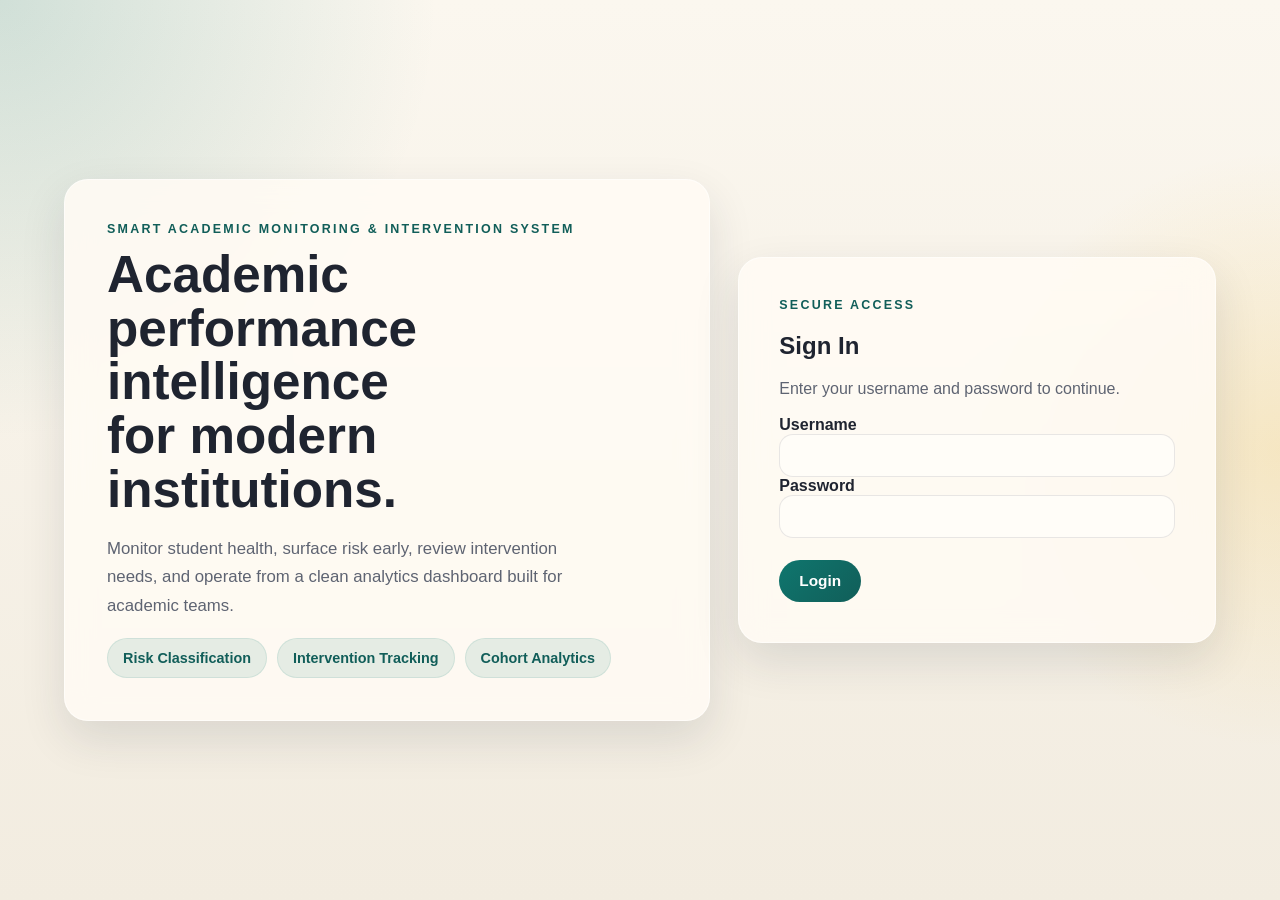
<file: target/classes/static/index.html>
<!DOCTYPE html>
<html lang="en">
<head>
    <meta charset="UTF-8">
    <meta name="viewport" content="width=device-width, initial-scale=1.0">
    <title>Login | Smart Academic Monitoring & Intervention System</title>
    <link rel="stylesheet" href="styles.css">
</head>
<body id="loginBody" class="login-page">
    <div id="loadingOverlay" class="loading-overlay hidden">
        <div class="spinner"></div>
        <p>Signing you in...</p>
    </div>
    <div id="toastContainer" class="toast-container"></div>

    <main class="login-shell">
        <section class="login-hero">
            <p class="eyebrow">Smart Academic Monitoring & Intervention System</p>
            <h1>Academic performance intelligence for modern institutions.</h1>
            <p class="login-copy">
                Monitor student health, surface risk early, review intervention needs,
                and operate from a clean analytics dashboard built for academic teams.
            </p>
            <div class="hero-callouts">
                <div class="hero-chip">Risk Classification</div>
                <div class="hero-chip">Intervention Tracking</div>
                <div class="hero-chip">Cohort Analytics</div>
            </div>
        </section>

        <section class="login-panel">
            <div class="auth-card login-card">
                <p class="eyebrow sidebar-eyebrow">Secure Access</p>
                <h2>Sign In</h2>
                <p class="auth-help">Enter your username and password to continue.</p>
                <form id="loginForm" class="record-form compact-form">
                    <label>
                        Username
                        <input id="loginUsername" type="text" required>
                    </label>
                    <label>
                        Password
                        <input id="loginPassword" type="password" required>
                    </label>
                    <div class="button-row">
                        <button type="submit" class="primary-btn">Login</button>
                    </div>
                </form>
            </div>
        </section>
    </main>

    <script src="login.js"></script>
</body>
</html>
</file>
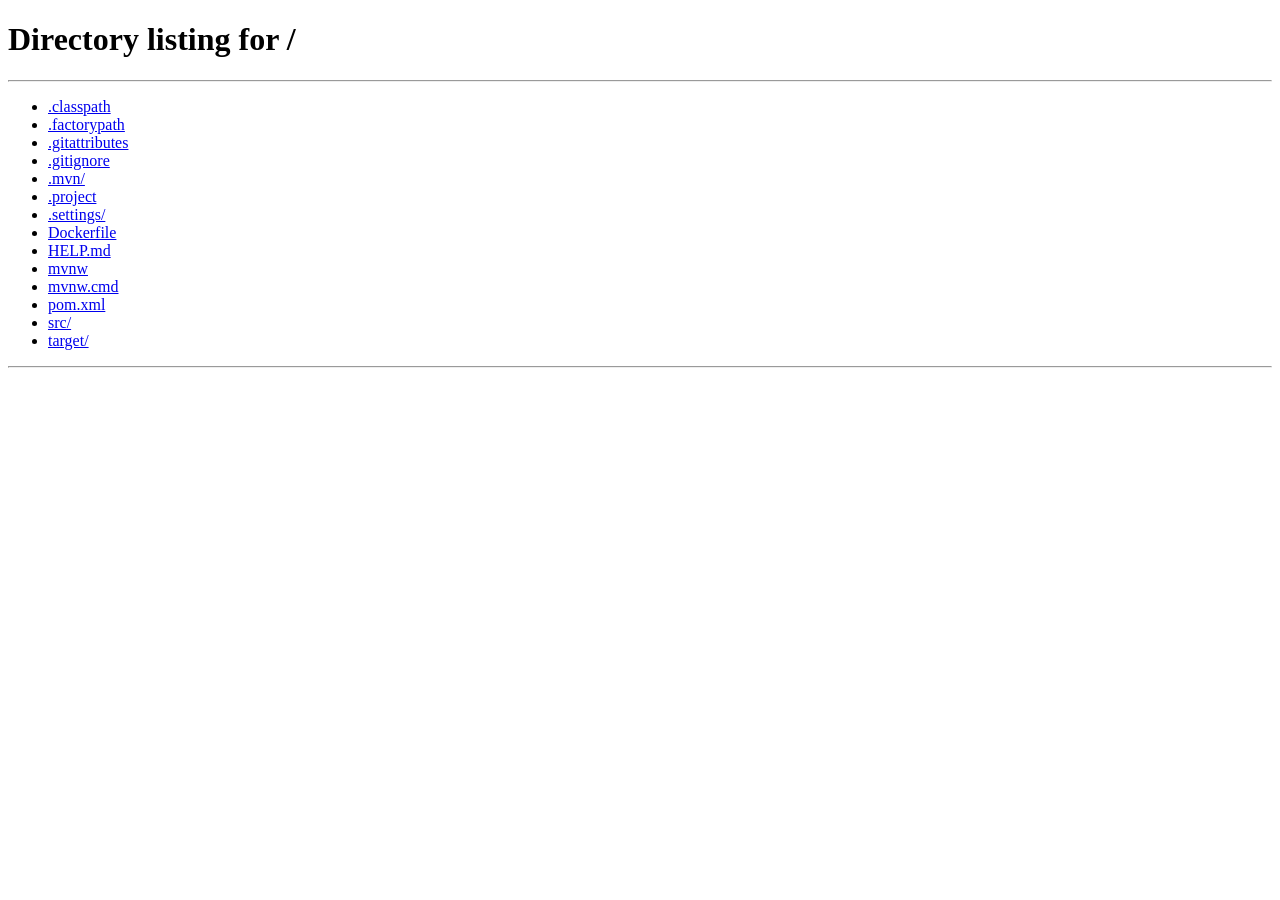
<file: target/classes/static/dashboard.html>
<!DOCTYPE html>
<html lang="en">
<head>
    <meta charset="UTF-8">
    <meta name="viewport" content="width=device-width, initial-scale=1.0">
    <title>Smart Academic Monitoring & Intervention System</title>
    <link rel="stylesheet" href="styles.css">
</head>
<body id="appBody">
    <div id="loadingOverlay" class="loading-overlay hidden">
        <div class="spinner"></div>
        <p>Loading dashboard...</p>
    </div>
    <div id="toastContainer" class="toast-container"></div>

    <div id="sidebarOverlay" class="sidebar-overlay hidden"></div>
    <aside id="navSidebar" class="nav-sidebar">
        <div class="nav-sidebar-head">
            <span class="brand-mark small-mark">AMS</span>
            <div>
                <p class="nav-title">Control Panel</p>
                <p class="nav-subtitle">Navigation & preferences</p>
            </div>
        </div>
        <div class="nav-sidebar-links">
            <a class="sidebar-link" href="#aiWorkspace">AI Workspace</a>
            <a class="sidebar-link" href="#aiInsightsPanel">AI Insights</a>
            <a class="sidebar-link" href="#recordForm">Manage Records</a>
            <a class="sidebar-link" href="#recordsTableBody">Academic Table</a>
            <button id="sidebarExportBtn" class="sidebar-action" type="button">Export CSV</button>
            <button id="sidebarInsightsBtn" class="sidebar-action" type="button">Open Insights</button>
            <label class="settings-option">
                <span>Theme</span>
                <select id="themeSelect">
                    <option value="light">Light</option>
                    <option value="dark">Dark</option>
                </select>
            </label>
            <button id="logoutBtn" class="sidebar-action danger-action" type="button">Logout</button>
        </div>
    </aside>

    <aside id="insightSidebar" class="insight-sidebar">
        <div class="sidebar-header">
            <div>
                <p class="eyebrow sidebar-eyebrow">Insights</p>
                <h2>Student Analytics</h2>
            </div>
            <button id="closeSidebarBtn" class="icon-btn" type="button" aria-label="Close sidebar">x</button>
        </div>

        <section class="sidebar-section">
            <div class="sidebar-section-head">
                <h3>Status Distribution</h3>
                <span id="statusSummaryText" class="chart-caption">Waiting for records</span>
            </div>
            <div class="chart-card">
                <canvas id="statusPieChart" width="320" height="240"></canvas>
                <div id="statusLegend" class="chart-legend"></div>
            </div>
        </section>

        <section class="sidebar-section">
            <div class="sidebar-section-head">
                <h3>Student vs Cohort</h3>
                <span class="chart-caption">AHI comparison against overall average</span>
            </div>
            <label class="sidebar-label" for="comparisonStudentSelect">Choose Student</label>
            <select id="comparisonStudentSelect"></select>
            <div class="chart-card">
                <canvas id="comparisonBarChart" width="320" height="240"></canvas>
            </div>
        </section>

        <section class="sidebar-section">
            <div class="sidebar-section-head">
                <h3>Top 10 Worst AHI</h3>
                <span class="chart-caption">Lowest performing students first</span>
            </div>
            <div class="chart-card">
                <canvas id="worstStudentsChart" width="320" height="260"></canvas>
            </div>
        </section>

        <section class="sidebar-section">
            <div class="sidebar-section-head">
                <h3>Trend Analytics</h3>
                <span class="chart-caption">AHI history for the selected student</span>
            </div>
            <div class="chart-card">
                <canvas id="trendLineChart" width="320" height="220"></canvas>
            </div>
        </section>

        <section class="sidebar-section">
            <div class="sidebar-section-head">
                <h3>Recent Alerts</h3>
                <span class="chart-caption">Auto-generated risk notifications</span>
            </div>
            <div id="alertsList" class="alerts-list"></div>
        </section>
    </aside>

    <div class="page-shell">
        <nav class="top-nav">
            <div class="brand-lockup">
                <button id="sidebarToggleBtn" class="menu-toggle" type="button" aria-label="Open navigation">
                    <span></span>
                    <span></span>
                    <span></span>
                </button>
                <span class="brand-mark">AMS</span>
                <div>
                    <p class="nav-title">Smart Academic Monitoring & Intervention System</p>
                    <p class="nav-subtitle">Monitoring, intervention, prediction, and student insight</p>
                </div>
            </div>
            <div class="nav-actions">
                <span id="authStatus" class="auth-status"></span>
                <a class="secondary-btn nav-link-btn" href="#aiWorkspace">AI Workspace</a>
                <button id="openSidebarBtn" class="primary-btn nav-chart-btn" type="button">Open Insights</button>
            </div>
        </nav>

        <header class="hero">
            <div class="hero-copy">
                <p class="eyebrow">Smart Academic Monitoring & Intervention System</p>
                <h1>Track performance, surface risk early, and act with confidence.</h1>
                <p class="hero-text">
                    A professional academic command center for monitoring student performance,
                    intervention readiness, cohort safety, and comparative outcomes in one place.
                </p>
                <div class="hero-callouts">
                    <div class="hero-chip">Live Cohort Monitoring</div>
                    <div class="hero-chip">Predictive Risk Flags</div>
                    <div class="hero-chip">Intervention Workflow</div>
                    <a class="hero-chip hero-link-chip" href="#aiWorkspace">Open AI Workspace</a>
                </div>
                <section class="hero-graph-panel">
                    <div class="panel-head compact-head">
                        <div>
                            <h2>Cohort Safety Overview</h2>
                            <p>Total students, safe students, and students needing attention.</p>
                        </div>
                    </div>
                    <div class="chart-card hero-chart-card">
                        <canvas id="cohortSafetyChart" width="680" height="250"></canvas>
                    </div>
                </section>
            </div>
            <div class="hero-stats">
                <section class="stat-card accent">
                    <span class="stat-label">Average AHI</span>
                    <strong id="averageAhiValue">0.00</strong>
                    <span class="stat-foot">Live from <code>/api/records/average-ahi</code></span>
                </section>
                <section class="stat-card">
                    <span class="stat-label">Total Students</span>
                    <strong id="studentCountValue">0</strong>
                    <span class="stat-foot">Loaded from <code>/api/students</code></span>
                </section>
                <section class="stat-card">
                    <span class="stat-label">Total Records</span>
                    <strong id="recordCountValue">0</strong>
                    <span class="stat-foot">Updated after every action</span>
                </section>
                <section class="stat-card">
                    <span class="stat-label">% At Risk</span>
                    <strong id="atRiskPercentageValue">0%</strong>
                    <span class="stat-foot">Share of students needing attention</span>
                </section>
                <section class="stat-card">
                    <span class="stat-label">Avg Attendance</span>
                    <strong id="avgAttendanceValue">0.00</strong>
                    <span class="stat-foot">Current cohort attendance average</span>
                </section>
                <section class="stat-card">
                    <span class="stat-label">Low Average</span>
                    <strong id="lowAverageValue">0</strong>
                    <span class="stat-foot" id="lowAverageText">Students below AHI 50</span>
                </section>
                <section class="stat-card">
                    <span class="stat-label">Good Average</span>
                    <strong id="goodAverageValue">0</strong>
                    <span class="stat-foot" id="goodAverageText">Students between AHI 50 and 74.99</span>
                </section>
                <section class="stat-card">
                    <span class="stat-label">High Achievers</span>
                    <strong id="highAchieversValue">0</strong>
                    <span class="stat-foot" id="highAchieversText">Students with AHI 75+</span>
                </section>
            </div>
        </header>

        <main class="dashboard-grid">
            <section id="aiWorkspace" class="panel full-width ai-workspace-panel">
                <div class="panel-head panel-head-rich">
                    <div>
                        <p class="section-kicker">AI Command Center</p>
                    <h2>AI Student Analysis</h2>
                    <p class="panel-subtitle">Generate a summary, confidence score, structured reasons, recommendations, and prediction for one student.</p>
                    </div>
                    <div class="workspace-chip-row">
                        <span class="workspace-chip">Confidence Scoring</span>
                        <span class="workspace-chip">Rule-Based Prediction</span>
                        <span class="workspace-chip">Live AI Assistant</span>
                    </div>
                </div>
                <div class="tool-card ai-control-card spotlight-card">
                    <div class="inline-form ai-command-bar">
                        <select id="aiStudentSelect">
                            <option value="">Select a student</option>
                        </select>
                        <button id="analyzeAiBtn" class="primary-btn" type="button">Analyze</button>
                        <button id="predictAiBtn" class="secondary-btn" type="button">Predict</button>
                    </div>
                </div>
                <div class="ai-overview-grid">
                    <article class="ai-card ai-card-wide summary-card">
                        <div class="ai-card-head">
                            <span class="stat-label">AI Summary</span>
                            <span id="aiCacheStatus" class="inline-badge neutral-badge">Checking Cache</span>
                        </div>
                        <p id="aiSummary" class="ai-copy">Choose a student and run analysis to view the AI summary.</p>
                        <p id="aiSummarySource" class="muted-copy">Saved summaries are reused from the academic record when available.</p>
                    </article>
                    <article class="ai-card metric-card">
                        <span class="stat-label">Confidence</span>
                        <strong id="aiConfidenceValue" class="metric-value">0.00</strong>
                        <p class="muted-copy">A score closer to 1.00 means the student profile is more stable.</p>
                    </article>
                    <article class="ai-card metric-card">
                        <span class="stat-label">Risk Level</span>
                        <div id="aiRiskLevel" class="risk-level-pill neutral">Waiting</div>
                        <p class="muted-copy">Generated from attendance, marks, assignments, and AHI.</p>
                    </article>
                    <article class="ai-card metric-card">
                        <span class="stat-label">Priority Level</span>
                        <div id="aiPriorityLevel" class="priority-pill priority-low">LOW</div>
                        <p class="muted-copy">Operational urgency used by the intervention workflow.</p>
                    </article>
                </div>
                <div class="ai-grid">
                    <article class="ai-card">
                        <span class="stat-label">Structured Reasons</span>
                        <ul id="aiReasons" class="ai-list">
                            <li>No structured reasons available yet.</li>
                        </ul>
                    </article>
                    <article class="ai-card">
                        <span class="stat-label">Actionable Recommendations</span>
                        <ul id="aiRecommendations" class="ai-list">
                            <li>Recommendations will appear here.</li>
                        </ul>
                    </article>
                    <article class="ai-card prediction-card">
                        <span class="stat-label">Prediction Engine</span>
                        <div class="prediction-metrics">
                            <div>
                                <strong id="predictionRiskScore">0.00</strong>
                                <span>Risk Score</span>
                            </div>
                            <div>
                                <strong id="predictionRiskFlag">No</strong>
                                <span>Predicted Risk</span>
                            </div>
                            <div>
                                <strong id="predictionPriority">LOW</strong>
                                <span>Priority</span>
                            </div>
                        </div>
                        <p id="predictionMessage" class="ai-copy">Prediction details will appear here.</p>
                    </article>
                </div>
            </section>

            <section class="panel assistant-panel">
                <div class="panel-head panel-head-rich">
                    <div>
                        <p class="section-kicker">AI Copilot</p>
                        <h2>AI Assistant</h2>
                        <p class="panel-subtitle">Ask quick academic questions and review the highest-risk students instantly.</p>
                    </div>
                </div>
                <div class="assistant-layout">
                    <article class="tool-card assistant-card">
                        <h3>Chatbot</h3>
                        <p>Try questions like “Which students are at risk?” or “average ahi”.</p>
                        <div class="chat-input-wrap">
                            <textarea id="aiChatQuestion" rows="4" placeholder="Ask the academic assistant a question"></textarea>
                            <button id="askAiBtn" class="primary-btn" type="button">Ask AI</button>
                        </div>
                        <div id="aiChatAnswer" class="chat-answer">The assistant answer will appear here.</div>
                    </article>
                    <article class="tool-card top-risk-card">
                        <div class="assistant-head">
                            <div>
                                <h3>Top Risk Students</h3>
                                <p>Highest risk score students from the rule-based prediction engine.</p>
                            </div>
                            <button id="reloadTopRiskBtn" class="secondary-btn" type="button">Reload</button>
                        </div>
                        <div id="topRiskList" class="top-risk-list">
                            <div class="empty-state small-empty">Loading top risk students...</div>
                        </div>
                    </article>
                </div>
            </section>

            <section id="aiInsightsPanel" class="panel full-width insights-panel">
                <div class="panel-head panel-head-rich">
                    <div>
                        <p class="section-kicker">Executive Signals</p>
                        <h2>AI Insights Snapshot</h2>
                        <p class="panel-subtitle">Production-ready cohort insights generated from the latest academic records.</p>
                    </div>
                </div>
                <div class="insights-grid">
                    <article class="tool-card insight-card">
                        <span class="stat-label">Average AHI</span>
                        <strong id="insightsAverageAhi" class="metric-value">0.00</strong>
                        <p>Current overall academic health signal.</p>
                    </article>
                    <article class="tool-card insight-card">
                        <span class="stat-label">At Risk Percentage</span>
                        <strong id="insightsAtRiskPercentage" class="metric-value">0%</strong>
                        <p>Share of students currently classified as AT_RISK.</p>
                    </article>
                    <article class="tool-card insight-card">
                        <span class="stat-label">Most Common Issue</span>
                        <strong id="insightsMostCommonIssue" class="insight-highlight">No common issue detected</strong>
                        <p>Most frequent academic pain point across the current cohort.</p>
                    </article>
                    <article class="tool-card insight-card">
                        <span class="stat-label">Critical Students</span>
                        <strong id="insightsCriticalStudents" class="metric-value">0</strong>
                        <p>Students who currently require intervention handling.</p>
                    </article>
                </div>
            </section>

            <section class="panel form-panel">
                <div class="panel-head">
                    <h2>Manage Record</h2>
                    <p>Create or update an academic record for any student.</p>
                </div>
                <form id="recordForm" class="record-form">
                    <label>
                        Action
                        <select id="formMode" name="mode">
                            <option value="create">Create Record</option>
                            <option value="update">Update Record</option>
                        </select>
                    </label>
                    <label>
                        Student
                        <select id="studentId" required>
                            <option value="">Select a student</option>
                        </select>
                    </label>
                    <div class="form-grid">
                        <label>
                            Attendance %
                            <input id="attendancePercentage" type="number" min="0" max="100" step="0.01" required>
                        </label>
                        <label>
                            Internal Marks
                            <input id="internalMarks" type="number" min="0" max="100" step="0.01" required>
                        </label>
                        <label>
                            Assignments Submitted
                            <input id="assignmentsSubmitted" type="number" min="0" step="1" required>
                        </label>
                        <label>
                            Total Assignments
                            <input id="totalAssignments" type="number" min="0" step="1" required>
                        </label>
                    </div>
                    <div class="button-row">
                        <button type="submit" class="primary-btn">Save Record</button>
                        <button type="button" id="resetFormBtn" class="secondary-btn">Reset</button>
                    </div>
                </form>
            </section>

            <section class="panel search-panel">
                <div class="panel-head">
                    <h2>Quick Actions</h2>
                    <p>Search, filter, and remove records by student or status.</p>
                </div>
                <div class="tool-stack">
                    <div class="tool-card">
                        <h3>Find By Student ID</h3>
                        <div class="inline-form">
                            <input id="lookupStudentId" type="number" min="1" placeholder="Enter student id">
                            <button id="lookupBtn" class="secondary-btn">Find</button>
                        </div>
                    </div>
                    <div class="tool-card">
                        <h3>Filter By Status</h3>
                        <div class="inline-form">
                            <select id="statusFilter">
                                <option value="">All statuses</option>
                                <option value="COMPLIANT">COMPLIANT</option>
                                <option value="AT_RISK">AT_RISK</option>
                                <option value="INTERVENTION_REQUIRED">INTERVENTION_REQUIRED</option>
                            </select>
                            <button id="filterBtn" class="secondary-btn">Apply</button>
                        </div>
                    </div>
                    <div class="tool-card">
                        <h3>Search By Name</h3>
                        <div class="inline-form">
                            <input id="nameFilter" type="text" placeholder="Enter student name">
                            <button id="nameSearchBtn" class="secondary-btn">Search</button>
                        </div>
                    </div>
                    <div class="tool-card">
                        <h3>Advanced Filters</h3>
                        <div class="form-grid compact-grid">
                            <label>
                                Min AHI
                                <input id="minAhiFilter" type="number" min="0" max="100" step="0.01">
                            </label>
                            <label>
                                Max AHI
                                <input id="maxAhiFilter" type="number" min="0" max="100" step="0.01">
                            </label>
                            <label>
                                Attendance Below
                                <input id="attendanceBelowFilter" type="number" min="0" max="100" step="0.01">
                            </label>
                            <label>
                                Internal Below
                                <input id="internalBelowFilter" type="number" min="0" max="100" step="0.01">
                            </label>
                        </div>
                        <div class="inline-form">
                            <label class="check-row"><input id="predictedRiskFilter" type="checkbox"> Predicted Risk</label>
                            <label class="check-row"><input id="interventionFilter" type="checkbox"> Needs Intervention</label>
                        </div>
                        <div class="inline-form">
                            <button id="advancedFilterBtn" class="secondary-btn">Run Filters</button>
                            <button id="clearFilterBtn" class="secondary-btn">Clear</button>
                        </div>
                    </div>
                    <div class="tool-card danger-card">
                        <h3>Delete By Student ID</h3>
                        <div class="inline-form">
                            <input id="deleteStudentId" type="number" min="1" placeholder="Enter student id">
                            <button id="deleteBtn" class="danger-btn">Delete</button>
                        </div>
                    </div>
                </div>
            </section>

            <section class="panel full-width">
                <div class="panel-head table-head">
                    <div>
                        <h2>Academic Records</h2>
                        <p>AHI and status are calculated automatically from attendance, marks, and assignments.</p>
                        <div class="ahi-legend">
                            <span><i class="legend-swatch" style="background:#0f766e"></i> 75+ Compliant</span>
                            <span><i class="legend-swatch" style="background:#d97706"></i> 50-74 At Risk</span>
                            <span><i class="legend-swatch" style="background:#b42318"></i> Below 50 Intervention</span>
                        </div>
                    </div>
                    <button id="refreshBtn" class="secondary-btn">Refresh</button>
                </div>
                <div id="messageBox" class="message-box hidden"></div>
                <div class="table-wrap">
                    <table>
                        <thead>
                            <tr>
                                <th>Record ID</th>
                                <th>Student</th>
                                <th>Roll Number</th>
                                <th>Attendance</th>
                                <th>Internal</th>
                                <th>Submitted</th>
                                <th>Total</th>
                                <th>AHI</th>
                                <th>Status</th>
                                <th>Predicted</th>
                                <th>Priority</th>
                                <th>Intervention</th>
                                <th>Reviewed</th>
                                <th>Actions</th>
                            </tr>
                        </thead>
                        <tbody id="recordsTableBody">
                            <tr>
                                <td colspan="14" class="empty-state">Loading records...</td>
                            </tr>
                        </tbody>
                    </table>
                </div>
                <div class="pagination-row">
                    <button id="prevPageBtn" class="secondary-btn" type="button">Previous</button>
                    <span id="paginationInfo">Page 1</span>
                    <button id="nextPageBtn" class="secondary-btn" type="button">Next</button>
                </div>
            </section>
        </main>
    </div>

    <script src="app.js"></script>
</body>
</html>
</file>
<file: target/classes/static/styles.css>
:root {
    --bg: #f4efe5;
    --surface: rgba(255, 251, 244, 0.88);
    --surface-strong: #fffdf8;
    --ink: #1f2430;
    --muted: #5e6472;
    --line: rgba(31, 36, 48, 0.1);
    --brand: #0f766e;
    --brand-strong: #115e59;
    --warning: #b45309;
    --danger: #b42318;
    --shadow: 0 18px 45px rgba(36, 41, 56, 0.12);
    --radius: 24px;
}

[data-theme="dark"] {
    --bg: #0f1722;
    --surface: rgba(21, 30, 43, 0.9);
    --surface-strong: #162231;
    --ink: #ebf1f8;
    --muted: #9eacbc;
    --line: rgba(235, 241, 248, 0.1);
    --brand: #1ea89b;
    --brand-strong: #157c73;
    --warning: #f59e0b;
    --danger: #f87171;
    --shadow: 0 18px 45px rgba(1, 7, 17, 0.42);
}

* { box-sizing: border-box; }
html, body { background: var(--bg); }
body {
    margin: 0;
    font-family: "Segoe UI", "Trebuchet MS", sans-serif;
    background:
        radial-gradient(circle at top left, rgba(15, 118, 110, 0.18), transparent 28%),
        radial-gradient(circle at right center, rgba(240, 171, 0, 0.16), transparent 22%),
        linear-gradient(180deg, #fbf7ef 0%, #f2ece0 100%);
    color: var(--ink);
}
[data-theme="dark"] body {
    background:
        radial-gradient(circle at top left, rgba(30, 168, 155, 0.18), transparent 28%),
        radial-gradient(circle at right center, rgba(245, 158, 11, 0.14), transparent 22%),
        linear-gradient(180deg, #0d1520 0%, #101926 100%);
}

.loading-overlay,.auth-modal{position:fixed;inset:0;z-index:30;display:flex;align-items:center;justify-content:center;flex-direction:column;gap:12px;background:rgba(24,28,38,.42);color:#fff}
.toast-container{position:fixed;top:20px;right:20px;z-index:35;display:grid;gap:10px}
.toast{padding:12px 16px;border-radius:14px;color:#fff;box-shadow:var(--shadow);font-weight:700}
.toast.success{background:#0f766e}.toast.error{background:#b42318}
.spinner{width:44px;height:44px;border-radius:999px;border:4px solid rgba(255,255,255,.25);border-top-color:#fff;animation:spin .8s linear infinite}
@keyframes spin{to{transform:rotate(360deg)}}
.auth-card{width:min(420px,92vw);background:var(--surface-strong);color:var(--ink);border-radius:24px;padding:24px;box-shadow:var(--shadow)}
.auth-help{color:var(--muted);margin-top:0}.compact-form{margin-top:8px}
.login-page{min-height:100vh}
.login-shell{min-height:100vh;max-width:1200px;margin:0 auto;padding:40px 24px;display:grid;grid-template-columns:1.15fr .85fr;gap:28px;align-items:center}
.login-hero,.login-panel{background:var(--surface);border:1px solid rgba(255,255,255,.55);backdrop-filter:blur(14px);box-shadow:var(--shadow);border-radius:var(--radius)}
.login-hero{padding:42px}
.login-hero h1{margin:0;font-size:clamp(2.4rem,4vw,4.4rem);line-height:1.05;max-width:11ch}
.login-copy{margin:18px 0 0;max-width:52ch;color:var(--muted);line-height:1.7;font-size:1.05rem}
.login-panel{padding:18px}
.login-card{width:100%;max-width:none;box-shadow:none;background:transparent;padding:22px}
.login-toolbar{margin-top:14px}

.sidebar-overlay{position:fixed;inset:0;background:rgba(24,28,38,.36);z-index:20}
.nav-sidebar{position:fixed;top:0;left:0;width:290px;height:100vh;background:var(--surface-strong);border-right:1px solid var(--line);box-shadow:18px 0 45px rgba(36,41,56,.16);z-index:22;padding:22px 18px;transform:translateX(-100%);transition:transform .28s ease;overflow-y:auto}
.nav-sidebar.open{transform:translateX(0)}
.nav-sidebar-head{display:flex;align-items:center;gap:12px;margin-bottom:20px}
.small-mark{width:42px;height:42px}
.nav-sidebar-links{display:grid;gap:12px}
.sidebar-link,.sidebar-action{text-decoration:none;padding:12px 14px;border-radius:14px;background:var(--surface);color:var(--ink);font-weight:700;border:1px solid var(--line);text-align:left}
.danger-action{background:rgba(180,35,24,.08);color:var(--danger)}
.insight-sidebar{position:fixed;top:0;right:0;width:min(420px,92vw);height:100vh;background:var(--surface-strong);backdrop-filter:blur(18px);border-left:1px solid var(--line);box-shadow:-18px 0 45px rgba(36,41,56,.16);z-index:21;padding:24px 20px;overflow-y:auto;transform:translateX(100%);transition:transform .28s ease}
.insight-sidebar.open{transform:translateX(0)}

.page-shell{max-width:1440px;margin:0 auto;padding:32px 24px 56px}
.top-nav{display:flex;justify-content:space-between;align-items:center;gap:20px;margin-bottom:26px;padding:18px 20px;background:linear-gradient(135deg,rgba(22,32,49,.94),rgba(20,31,45,.9));border:1px solid rgba(148,163,184,.18);border-radius:26px;backdrop-filter:blur(18px);box-shadow:0 24px 60px rgba(6,10,18,.22)}
.settings-menu-wrap{position:relative}
.settings-menu{position:absolute;top:calc(100% + 10px);right:0;width:200px;padding:14px;border-radius:18px;background:var(--surface-strong);border:1px solid var(--line);box-shadow:var(--shadow);z-index:25}
.settings-option{display:grid;gap:8px;font-weight:700}
.settings-option select,.sidebar-section select,.record-form input,.record-form select,.inline-form input,.inline-form select{width:100%;border:1px solid var(--line);border-radius:14px;padding:13px 14px;background:var(--surface-strong);color:var(--ink)}
.brand-lockup{display:flex;align-items:center;gap:14px}
.menu-toggle{width:48px;height:48px;border-radius:16px;background:var(--surface-strong);display:flex;flex-direction:column;justify-content:center;gap:5px;padding:0 13px}
.menu-toggle span{display:block;height:3px;border-radius:999px;background:var(--ink)}
.brand-mark{width:48px;height:48px;display:inline-flex;align-items:center;justify-content:center;border-radius:16px;background:linear-gradient(135deg,var(--brand),var(--brand-strong));color:#fff;font-weight:800;letter-spacing:.08em}
.nav-title,.nav-subtitle{margin:0}.nav-title{font-weight:700}.nav-subtitle{color:var(--muted);font-size:.92rem}
.nav-actions{display:flex;align-items:center;gap:12px}
.auth-status{color:var(--muted);font-weight:700}.nav-chart-btn{white-space:nowrap}

.hero{display:grid;grid-template-columns:1.6fr .95fr;gap:24px;align-items:start;margin-bottom:28px}
.hero-copy,.stat-card,.panel{background:var(--surface);border:1px solid rgba(255,255,255,.55);backdrop-filter:blur(14px);box-shadow:var(--shadow);border-radius:var(--radius)}
.hero-copy{padding:36px;background:
    linear-gradient(155deg, rgba(255,255,255,.08), rgba(255,255,255,.02)),
    radial-gradient(circle at top right, rgba(32,178,170,.12), transparent 30%),
    var(--surface)}
.eyebrow{margin:0 0 12px;text-transform:uppercase;letter-spacing:.18em;font-size:.78rem;color:var(--brand-strong);font-weight:700}
.hero-copy h1{margin:0;font-size:clamp(2rem,4vw,4rem);line-height:1.02;max-width:12ch}
.hero-text{margin:18px 0 0;max-width:58ch;color:var(--muted);line-height:1.72;font-size:1.02rem}
.hero-callouts{margin-top:18px;display:flex;flex-wrap:wrap;gap:10px}
.hero-chip{padding:11px 15px;border-radius:999px;background:rgba(15,118,110,.1);color:var(--brand-strong);font-weight:700;font-size:.9rem;border:1px solid rgba(15,118,110,.1)}
.hero-link-chip{text-decoration:none;border:1px solid rgba(15,118,110,.18)}
.hero-link-chip:hover{background:rgba(15,118,110,.18)}
.hero-graph-panel{margin-top:28px;padding:22px;border-radius:22px;background:linear-gradient(180deg,rgba(255,255,255,.06),rgba(255,255,255,.02));border:1px solid rgba(148,163,184,.12)}
.compact-head h2{margin:0 0 6px}.compact-head p{margin:0}.hero-chart-card{margin-top:12px}
.hero-stats{display:grid;grid-template-columns:1fr;gap:16px;align-content:start}
.stat-card{padding:24px;display:flex;flex-direction:column;justify-content:center;min-height:148px;background:
    linear-gradient(180deg, rgba(255,255,255,.05), rgba(255,255,255,.02)),
    var(--surface)}
.stat-card strong{font-size:2.6rem;margin:6px 0 8px}
.accent{background:linear-gradient(135deg,rgba(15,118,110,.95),rgba(17,94,89,.95));color:#f7fffe}
.accent .stat-label,.accent .stat-foot{color:rgba(247,255,254,.88)}
.stat-label{font-size:.9rem;text-transform:uppercase;letter-spacing:.08em;color:var(--muted)}
.stat-foot{color:var(--muted);font-size:.92rem}

.dashboard-grid{display:grid;grid-template-columns:1.18fr .92fr;gap:24px}
.panel{padding:24px}.full-width{grid-column:1 / -1}
.panel-head h2,.tool-card h3{margin:0}
.panel-head p,.tool-card p{margin:8px 0 0;color:var(--muted)}
.panel-head-rich{display:flex;justify-content:space-between;align-items:flex-start;gap:20px}
.section-kicker{margin:0 0 10px;text-transform:uppercase;letter-spacing:.18em;font-size:.72rem;color:#70c5bd;font-weight:800}
.compact-kicker{margin-bottom:8px}
.panel-subtitle{max-width:66ch}
.workspace-chip-row{display:flex;flex-wrap:wrap;gap:10px;justify-content:flex-end}
.workspace-chip{display:inline-flex;align-items:center;padding:10px 14px;border-radius:999px;background:rgba(15,118,110,.12);border:1px solid rgba(15,118,110,.15);color:var(--brand-strong);font-weight:700;font-size:.86rem}
.record-form,.tool-stack{margin-top:18px}
.record-form label,.tool-card{display:block}
.record-form label{font-weight:600;color:var(--ink)}
.form-grid{margin-top:16px;display:grid;grid-template-columns:repeat(2,minmax(0,1fr));gap:16px}
.button-row,.inline-form{display:flex;gap:12px;align-items:center}
.compact-grid{grid-template-columns:repeat(2,minmax(0,1fr))}.button-row{margin-top:22px}
.ai-workspace-panel{background:
    linear-gradient(145deg, rgba(255,255,255,.06), rgba(255,255,255,.02)),
    radial-gradient(circle at top right, rgba(15,118,110,.12), transparent 28%),
    var(--surface)}
.assistant-panel,.insights-panel{background:
    linear-gradient(160deg, rgba(255,255,255,.05), rgba(255,255,255,.02)),
    var(--surface)}
.ai-overview-grid{margin-top:18px;display:grid;grid-template-columns:minmax(0,2.2fr) repeat(3,minmax(180px,1fr));gap:16px}
.ai-grid{margin-top:18px;display:grid;grid-template-columns:repeat(3,minmax(0,1fr));gap:16px}
.ai-card{background:
    linear-gradient(180deg, rgba(255,255,255,.04), rgba(255,255,255,.02)),
    var(--surface-strong);border:1px solid rgba(148,163,184,.14);border-radius:20px;padding:20px;display:grid;gap:12px;box-shadow:inset 0 1px 0 rgba(255,255,255,.04)}
.ai-card-wide{grid-column:span 2}
.ai-card-head{display:flex;justify-content:space-between;gap:12px;align-items:center}
.summary-card{position:relative;overflow:hidden}
.summary-card::before{content:"";position:absolute;inset:0 auto 0 0;width:4px;background:linear-gradient(180deg,#29b6a6,#0f766e)}
.metric-card{align-content:start}
.ai-copy{margin:0;color:var(--ink);line-height:1.65}
.muted-copy{color:var(--muted)}
.ai-list{margin:0;padding-left:18px;color:var(--ink);display:grid;gap:8px}
.reason-item{display:flex;gap:10px;align-items:flex-start;list-style:none}
.reason-tag,.inline-badge,.priority-pill{display:inline-flex;align-items:center;justify-content:center;border-radius:999px;font-size:.78rem;font-weight:800;padding:6px 10px}
.reason-tag{background:rgba(79,70,229,.12);color:#4338ca;min-width:94px}
.inline-badge{width:max-content}
.neutral-badge{background:rgba(94,100,114,.14);color:var(--muted)}
.success-badge{background:rgba(15,118,110,.14);color:var(--brand-strong)}
.metric-value{font-size:2.3rem;line-height:1}
.risk-level-pill{display:inline-flex;align-items:center;justify-content:center;padding:9px 14px;border-radius:999px;font-weight:800;width:max-content}
.risk-level-pill.low{background:rgba(15,118,110,.14);color:var(--brand-strong)}
.risk-level-pill.medium{background:rgba(217,119,6,.16);color:var(--warning)}
.risk-level-pill.high{background:rgba(180,35,24,.14);color:var(--danger)}
.risk-level-pill.neutral{background:rgba(94,100,114,.14);color:var(--muted)}
.prediction-card{align-content:start}
.prediction-metrics{display:grid;grid-template-columns:repeat(3,minmax(0,1fr));gap:14px}
.prediction-metrics div{padding:14px;border-radius:18px;background:rgba(255,255,255,.03);border:1px solid rgba(148,163,184,.12)}
.prediction-metrics strong{display:block;font-size:1.6rem}
.prediction-metrics span{color:var(--muted);font-size:.88rem}
.prediction-flag{font-weight:800}
.priority-high{background:rgba(180,35,24,.14);color:var(--danger)}
.priority-medium{background:rgba(217,119,6,.16);color:var(--warning)}
.priority-low{background:rgba(15,118,110,.14);color:var(--brand-strong)}
.success-text{color:var(--brand-strong)}
.danger-text{color:var(--danger)}
.assistant-layout{margin-top:18px;display:grid;grid-template-columns:1fr 1fr;gap:16px}
.insights-grid{margin-top:18px;display:grid;grid-template-columns:repeat(4,minmax(0,1fr));gap:16px}
.insight-card{min-height:180px;background:
    linear-gradient(180deg, rgba(255,255,255,.05), rgba(255,255,255,.02)),
    var(--surface-strong)}
.insight-highlight{font-size:1.24rem;line-height:1.35}
.assistant-head{display:flex;justify-content:space-between;gap:14px;align-items:flex-start}
.spotlight-card{background:
    linear-gradient(135deg, rgba(15,118,110,.12), rgba(17,94,89,.06)),
    var(--surface-strong);border:1px solid rgba(15,118,110,.16)}
.ai-command-bar{justify-content:space-between}
.assistant-card,.top-risk-card{height:100%}
.chat-input-wrap{margin-top:14px;display:grid;gap:12px}
.chat-input-wrap textarea{width:100%;border:1px solid var(--line);border-radius:16px;padding:14px;background:var(--surface-strong);color:var(--ink);font:inherit;resize:vertical;min-height:120px}
.chat-answer{margin-top:14px;padding:16px;border-radius:16px;background:var(--surface);border:1px solid var(--line);color:var(--ink);line-height:1.65;white-space:pre-wrap}
.top-risk-list{display:grid;gap:12px;margin-top:14px}
.top-risk-item{display:grid;grid-template-columns:auto 1fr auto;gap:12px;align-items:center;padding:14px;border-radius:18px;background:linear-gradient(180deg, rgba(255,255,255,.04), rgba(255,255,255,.01));border:1px solid rgba(148,163,184,.14)}
.top-risk-rank{width:42px;height:42px;border-radius:14px;display:flex;align-items:center;justify-content:center;background:rgba(180,35,24,.12);color:var(--danger);font-weight:800}
.top-risk-content{display:grid;gap:3px}
.top-risk-content span{color:var(--muted);font-size:.9rem}
.top-risk-metrics{display:grid;gap:6px;justify-items:end;font-size:.9rem;color:var(--ink)}
.ai-control-card{margin-top:18px}

button{border:none;border-radius:999px;padding:12px 20px;font-size:.96rem;font-weight:700;cursor:pointer;transition:transform .18s ease,box-shadow .18s ease,opacity .18s ease}
button:hover{transform:translateY(-1px)}
a.primary-btn,a.secondary-btn{display:inline-flex;align-items:center;justify-content:center;text-decoration:none}
.primary-btn{background:linear-gradient(135deg,var(--brand),var(--brand-strong));color:#fff}
.secondary-btn{background:#ece6d8;color:var(--ink)}
[data-theme="dark"] .secondary-btn,[data-theme="dark"] .icon-btn{background:#223244;color:var(--ink)}
.danger-btn{background:var(--danger);color:#fff}
.nav-link-btn{white-space:nowrap}

.tool-stack{display:grid;gap:14px}
.sidebar-header,.sidebar-section-head{display:flex;justify-content:space-between;gap:12px;align-items:center}
.sidebar-header{margin-bottom:18px}.sidebar-eyebrow{margin-bottom:8px}.sidebar-section{margin-bottom:24px}.sidebar-label{display:block;font-weight:700;margin-bottom:8px}
.chart-card{background:var(--surface-strong);border:1px solid var(--line);border-radius:20px;padding:16px}
.chart-caption{color:var(--muted);font-size:.88rem}
.chart-legend{margin-top:12px;display:grid;gap:8px}
.legend-item{display:flex;align-items:center;gap:10px;color:var(--ink);font-weight:600}
.legend-swatch{width:12px;height:12px;border-radius:999px;display:inline-block}
.icon-btn{width:38px;height:38px;padding:0;border-radius:12px;background:#ece6d8;color:var(--ink);font-size:1rem}
.tool-card{background:
    linear-gradient(180deg, rgba(255,255,255,.04), rgba(255,255,255,.02)),
    var(--surface-strong);border:1px solid rgba(148,163,184,.14);border-radius:20px;padding:20px}
.danger-card{background:rgba(180,35,24,.06)}

.table-head{display:flex;justify-content:space-between;gap:16px;align-items:center}
.message-box{margin:18px 0;padding:14px 16px;border-radius:14px;font-weight:600}
.message-box.success{background:rgba(15,118,110,.12);color:var(--brand-strong)}
.message-box.error{background:rgba(180,35,24,.1);color:var(--danger)}
.hidden{display:none}
.table-wrap{margin-top:16px;overflow-x:auto}
.ahi-legend{margin-top:10px;display:flex;flex-wrap:wrap;gap:14px;color:var(--muted);font-size:.92rem}
.pagination-row{margin-top:18px;display:flex;justify-content:flex-end;align-items:center;gap:12px}
table{width:100%;border-collapse:collapse;min-width:1380px}
th,td{text-align:left;padding:14px 12px;border-bottom:1px solid var(--line)}
th{color:var(--muted);font-size:.85rem;text-transform:uppercase;letter-spacing:.06em}
.empty-state{text-align:center;color:var(--muted);padding:24px}
.status-pill{display:inline-flex;align-items:center;padding:7px 12px;border-radius:999px;font-size:.82rem;font-weight:700}
.status-compliant{background:rgba(15,118,110,.14);color:var(--brand-strong)}
.status-at-risk{background:rgba(180,83,9,.14);color:var(--warning)}
.status-intervention-required{background:rgba(180,35,24,.14);color:var(--danger)}
.warning-pill,.danger-pill,.success-pill{display:inline-flex;align-items:center;padding:6px 10px;border-radius:999px;font-size:.8rem;font-weight:700}
.warning-pill{background:rgba(217,119,6,.14);color:#b45309}
.danger-pill{background:rgba(180,35,24,.14);color:#b42318}
.success-pill{background:rgba(15,118,110,.14);color:#0f766e}
.action-stack{display:flex;gap:8px}.small-btn{padding:8px 12px;font-size:.82rem}
.alerts-list{display:grid;gap:10px}
.alert-item{background:var(--surface-strong);border:1px solid var(--line);border-radius:16px;padding:12px}
.alert-item p,.alert-item strong,.alert-item span{margin:0;display:block}
.alert-item p{margin-top:6px;color:var(--ink)}
.alert-item span{margin-top:8px;color:var(--muted);font-size:.85rem}
.small-empty{padding:8px 0}
.check-row{display:flex;align-items:center;gap:8px;font-weight:700;color:var(--ink)}

@media (max-width:980px){
  .top-nav,.hero,.dashboard-grid,.assistant-layout,.ai-grid,.ai-overview-grid,.insights-grid{grid-template-columns:1fr}
  .login-shell{grid-template-columns:1fr}
  .top-nav,.nav-actions{align-items:stretch;flex-direction:column}
  .brand-lockup{align-items:flex-start}
  .panel-head-rich{flex-direction:column;align-items:flex-start}
  .workspace-chip-row{justify-content:flex-start}
  .hero-callouts{flex-direction:column}
  .pagination-row{justify-content:stretch;flex-direction:column;align-items:stretch}
}
@media (max-width:640px){
  .page-shell{padding:20px 14px 32px}
  .hero-copy,.panel,.stat-card,.insight-sidebar{padding:20px}
  .form-grid,.button-row,.inline-form,.table-head{grid-template-columns:1fr;flex-direction:column;align-items:stretch}
  button{width:100%}
}
</file>
